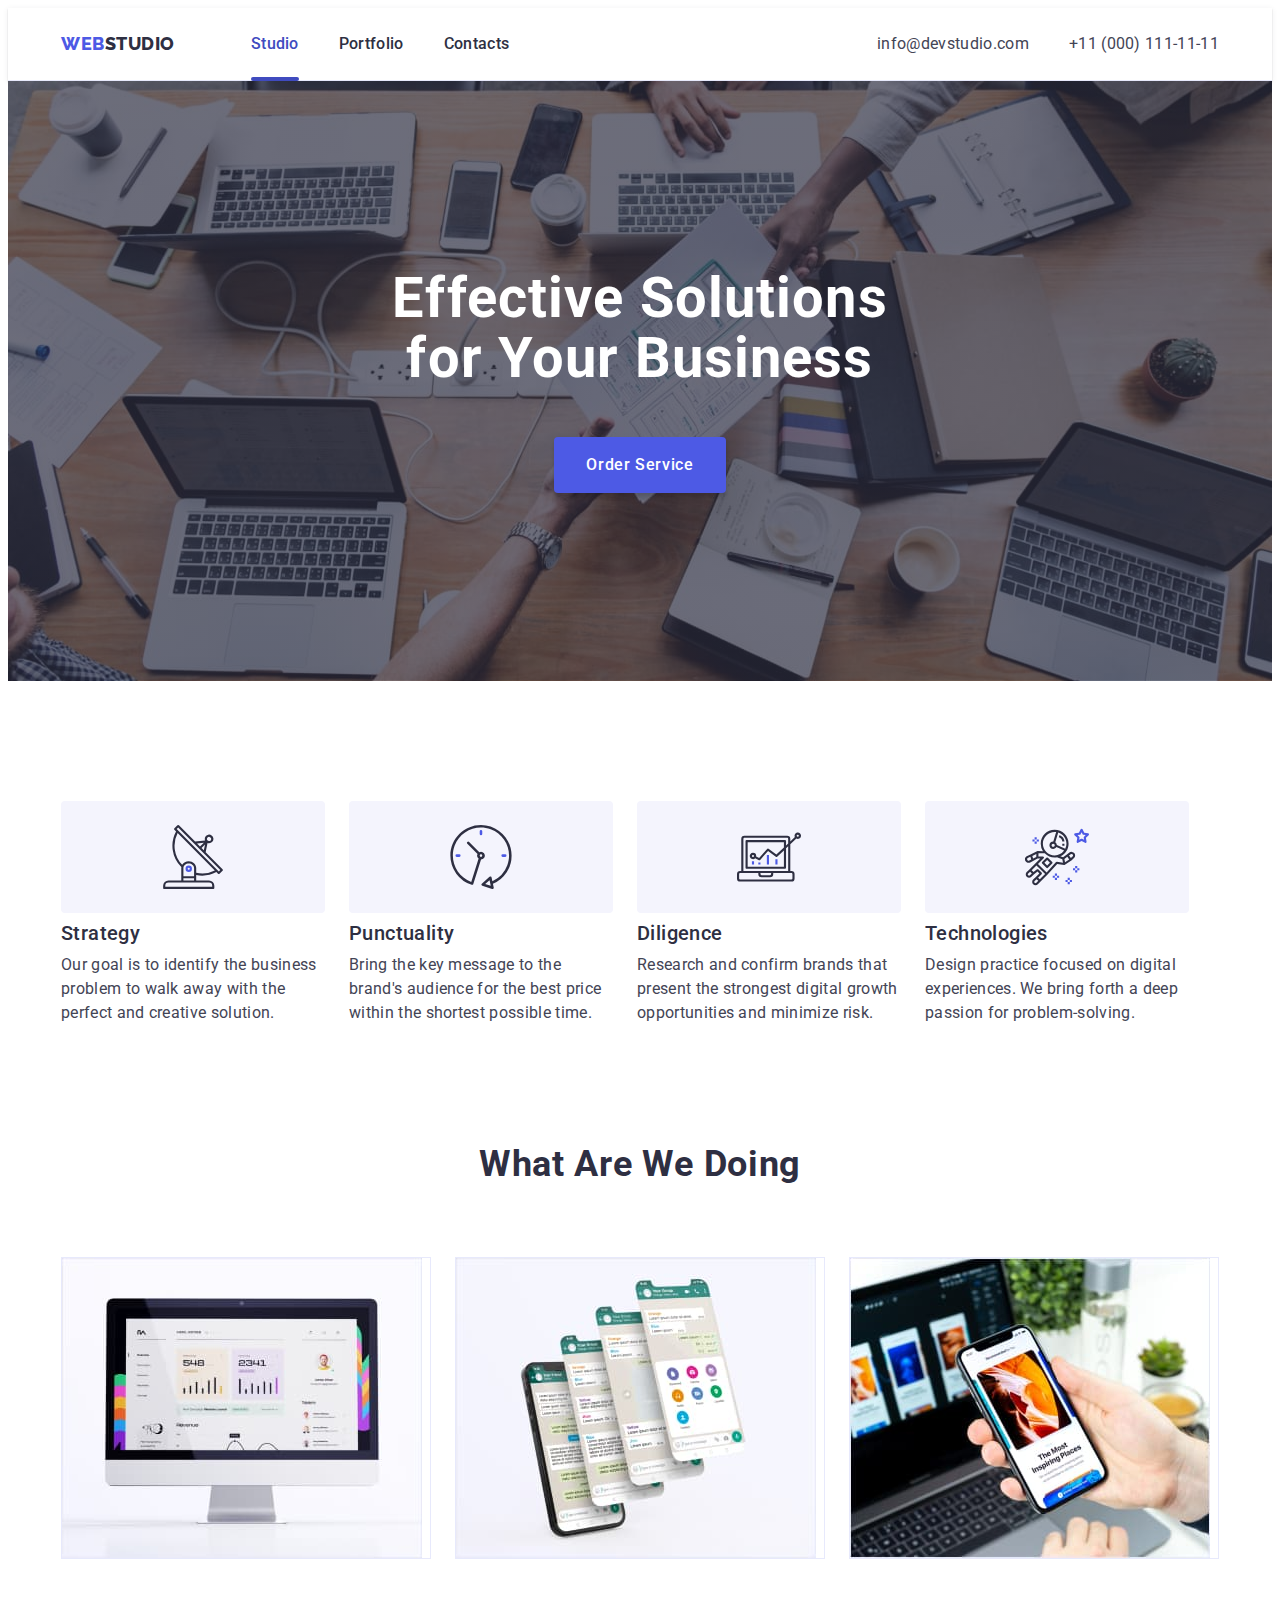
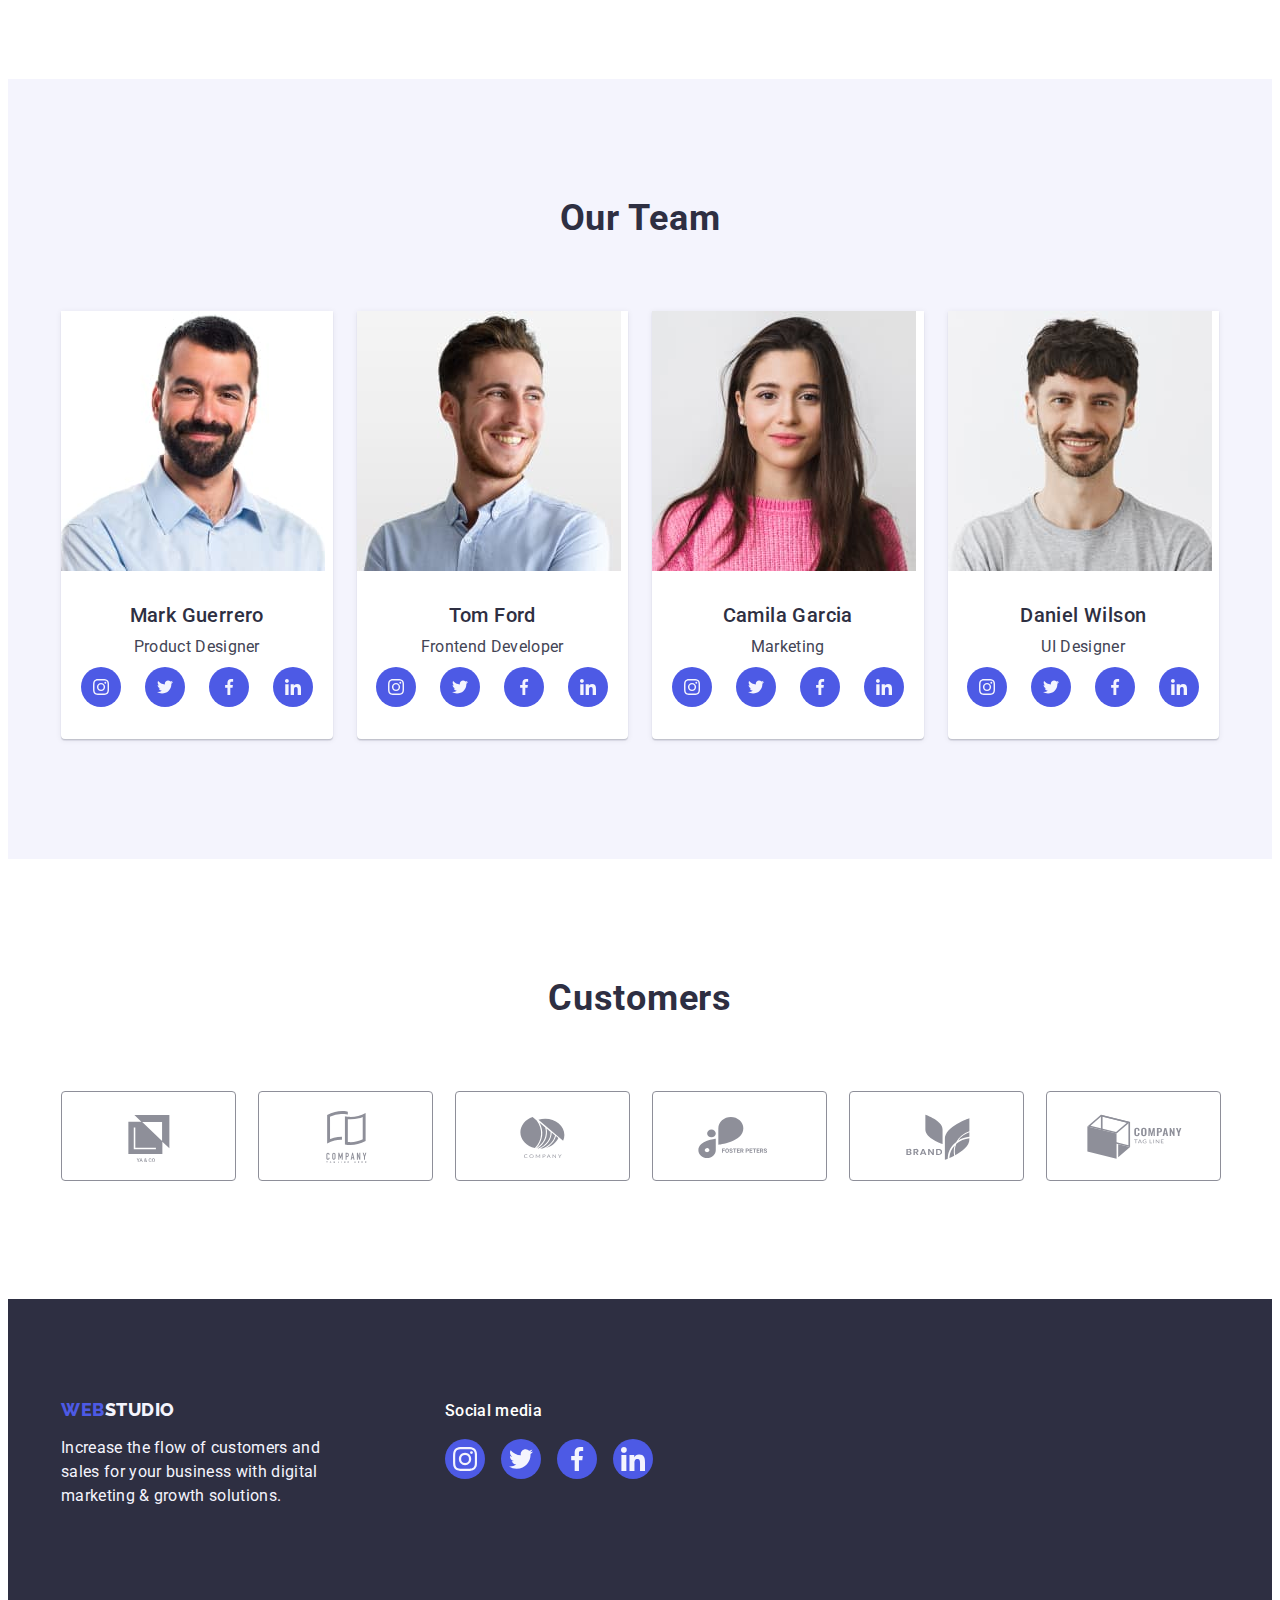
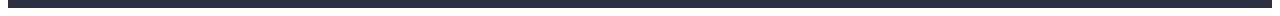
<file: index.html>
<!DOCTYPE html>
<html lang="en">
  <head>
    <meta charset="UTF-8" />
    <meta http-equiv="X-UA-Compatible" content="IE=edge" />
    <meta
      name="viewport"
      content="width=device-width, initial-scale=1.0"
    />
    <title>WebStudio</title>
    <link
      rel="preconnect"
      href="https://fonts.googleapis.com"
    />
    <link
      rel="preconnect"
      href="https://fonts.gstatic.com"
      crossorigin
    />
    <link
      href="https://fonts.googleapis.com/css2?family=Raleway:wght@800&family=Roboto:wght@400;500;700;900&display=swap"
      rel="stylesheet"
    />
    <link
      rel="stylesheet"
      href="https://cdnjs.cloudflare.com/ajax/libs/modern-normalize/2.0.0/modern-normalize.min.css"
      integrity="sha512-4xo8blKMVCiXpTaLzQSLSw3KFOVPWhm/TRtuPVc4WG6kUgjH6J03IBuG7JZPkcWMxJ5huwaBpOpnwYElP/m6wg=="
      crossorigin="anonymous"
      referrerpolicy="no-referrer"
    />
    <link rel="stylesheet" href="./css/styles.css" />
  </head>
  <body>
    <header class="header">
      <div class="container header-container">
        <nav class="header-nav">
          <a class="header-logo link" href="./index.html"
            >Web<span class="header-logo-color"
              >Studio</span
            ></a
          >
          <ul class="header-list list">
            <li class="header-item">
              <a
                class="header-link current link"
                href="./index.html"
                >Studio</a
              >
            </li>
            <li class="header-item">
              <a
                class="header-link link"
                href="./portfolio.html"
                >Portfolio</a
              >
            </li>
            <li class="header-item">
              <a class="header-link link" href=""
                >Contacts</a
              >
            </li>
          </ul>
        </nav>
        <address class="address">
          <ul class="address-list list">
            <li class="address-item">
              <a
                class="contacts link"
                href="mailto:info@devstudio.com"
                >info@devstudio.com</a
              >
            </li>
            <li class="address-item">
              <a
                class="contacts link"
                href="tel:+110001111111"
                >+11 (000) 111-11-11</a
              >
            </li>
          </ul>
        </address>
      </div>
    </header>
    <main>
      <section class="hero">
        <div class="hero-container container">
          <h1 class="hero-title">
            Effective Solutions for Your Business
          </h1>
          <button
            class="hero-btn"
            type="button"
            data-modal-open
          >
            Order Service
          </button>
        </div>
      </section>
      <section class="advantages">
        <div class="container">
          <h2 class="advantages-title visually-hidden">
            Our advantages
          </h2>
          <ul class="advantages-list list">
            <li class="advantages-item">
              <div class="icon-block">
                <svg
                  class="advantages-icon"
                  width="64"
                  height="64"
                >
                  <use
                    href="./images/icons.svg#icon-antenna"
                  ></use>
                </svg>
              </div>
              <h3 class="advantages-subtitle">Strategy</h3>
              <p class="advantages-text">
                Our goal is to identify the business problem
                to walk away with the perfect and creative
                solution.
              </p>
            </li>
            <li class="advantages-item">
              <div class="icon-block">
                <svg
                  class="advantages-icon"
                  width="64"
                  height="64"
                >
                  <use
                    href="./images/icons.svg#icon-clock"
                  ></use>
                </svg>
              </div>
              <h3 class="advantages-subtitle">
                Punctuality
              </h3>
              <p class="advantages-text">
                Bring the key message to the brand's
                audience for the best price within the
                shortest possible time.
              </p>
            </li>
            <li class="advantages-item">
              <div class="icon-block">
                <svg
                  class="advantages-icon"
                  width="64"
                  height="64"
                >
                  <use
                    href="./images/icons.svg#icon-diagram"
                  ></use>
                </svg>
              </div>
              <h3 class="advantages-subtitle">Diligence</h3>
              <p class="advantages-text">
                Research and confirm brands that present the
                strongest digital growth opportunities and
                minimize risk.
              </p>
            </li>
            <li class="advantages-item">
              <div class="icon-block">
                <svg
                  class="advantages-icon"
                  width="64"
                  height="64"
                >
                  <use
                    href="./images/icons.svg#icon-astronaut"
                  ></use>
                </svg>
              </div>
              <h3 class="advantages-subtitle">
                Technologies
              </h3>
              <p class="advantages-text">
                Design practice focused on digital
                experiences. We bring forth a deep passion
                for problem-solving.
              </p>
            </li>
          </ul>
        </div>
      </section>
      <section class="examples">
        <div class="container">
          <h2 class="examples-title">What are we doing</h2>
          <ul class="examples-list list">
            <li class="examples-item">
              <img
                class="examples-img"
                src="./images/mac.jpg"
                alt="Web design"
                width="360"
              />
            </li>
            <li class="examples-item">
              <img
                class="examples-img"
                src="./images/phone.jpg"
                alt="Design mobile apps"
                width="360"
              />
            </li>
            <li class="examples-item">
              <img
                class="examples-img"
                src="./images/notebook.jpg"
                alt="Desing for all devices"
                width="360"
              />
            </li>
          </ul>
        </div>
      </section>
      <section class="team">
        <div class="container">
          <h2 class="team-title">Our Team</h2>
          <ul class="team-list list">
            <li class="team-item">
              <img
                class="team-img"
                src="./images/mark.jpg"
                alt="Mark Guerrero"
                width="264"
              />
              <div class="worker">
                <h3 class="worker-name">Mark Guerrero</h3>
                <p class="worker-position">
                  Product Designer
                </p>
                <ul class="team-soc-list list">
                  <li class="team-soc-item">
                    <a
                      href=""
                      class="team-soc-link link"
                      target="_blank"
                      rel="noopener noreferrer"
                    >
                      <svg
                        class="team-soc-icon"
                        width="16"
                        height="16"
                      >
                        <use
                          href="./images/icons.svg#icon-instagram-logo"
                        ></use>
                      </svg>
                    </a>
                  </li>
                  <li class="team-soc-item">
                    <a
                      href=""
                      class="team-soc-link link"
                      target="_blank"
                      rel="noopener noreferrer"
                    >
                      <svg
                        class="team-soc-icon"
                        width="16"
                        height="16"
                      >
                        <use
                          href="./images/icons.svg#icon-twitter-logo"
                        ></use>
                      </svg>
                    </a>
                  </li>
                  <li class="team-soc-item">
                    <a
                      href=""
                      class="team-soc-link link"
                      target="_blank"
                      rel="noopener noreferrer"
                    >
                      <svg
                        class="team-soc-icon"
                        width="16"
                        height="16"
                      >
                        <use
                          href="./images/icons.svg#icon-facebook-logo"
                        ></use>
                      </svg>
                    </a>
                  </li>
                  <li class="team-soc-item">
                    <a
                      href=""
                      class="team-soc-link link"
                      target="_blank"
                      rel="noopener noreferrer"
                    >
                      <svg
                        class="team-soc-icon"
                        width="16"
                        height="16"
                      >
                        <use
                          href="./images/icons.svg#icon-linkedin-logo"
                        ></use>
                      </svg>
                    </a>
                  </li>
                </ul>
              </div>
            </li>
            <li class="team-item">
              <img
                class="team-img"
                src="./images/Tom.jpg"
                alt="Tom Ford"
                width="264"
              />
              <div class="worker">
                <h3 class="worker-name">Tom Ford</h3>
                <p class="worker-position">
                  Frontend Developer
                </p>
                <ul class="team-soc-list list">
                  <li class="team-soc-item">
                    <a
                      href=""
                      class="team-soc-link link"
                      target="_blank"
                      rel="noopener noreferrer"
                    >
                      <svg
                        class="team-soc-icon"
                        width="16"
                        height="16"
                      >
                        <use
                          href="./images/icons.svg#icon-instagram-logo"
                        ></use>
                      </svg>
                    </a>
                  </li>
                  <li class="team-soc-item">
                    <a
                      href=""
                      class="team-soc-link link"
                      target="_blank"
                      rel="noopener noreferrer"
                    >
                      <svg
                        class="team-soc-icon"
                        width="16"
                        height="16"
                      >
                        <use
                          href="./images/icons.svg#icon-twitter-logo"
                        ></use>
                      </svg>
                    </a>
                  </li>
                  <li class="team-soc-item">
                    <a
                      href=""
                      class="team-soc-link link"
                      target="_blank"
                      rel="noopener noreferrer"
                    >
                      <svg
                        class="team-soc-icon"
                        width="16"
                        height="16"
                      >
                        <use
                          href="./images/icons.svg#icon-facebook-logo"
                        ></use>
                      </svg>
                    </a>
                  </li>
                  <li class="team-soc-item">
                    <a
                      href=""
                      class="team-soc-link link"
                      target="_blank"
                      rel="noopener noreferrer"
                    >
                      <svg
                        class="team-soc-icon"
                        width="16"
                        height="16"
                      >
                        <use
                          href="./images/icons.svg#icon-linkedin-logo"
                        ></use>
                      </svg>
                    </a>
                  </li>
                </ul>
              </div>
            </li>
            <li class="team-item">
              <img
                class="team-img"
                src="./images/Camila.jpg"
                alt="Camila Garcia"
                width="264"
              />
              <div class="worker">
                <h3 class="worker-name">Camila Garcia</h3>
                <p class="worker-position">Marketing</p>
                <ul class="team-soc-list list">
                  <li class="team-soc-item">
                    <a
                      href=""
                      class="team-soc-link link"
                      target="_blank"
                      rel="noopener noreferrer"
                    >
                      <svg
                        class="team-soc-icon"
                        width="16"
                        height="16"
                      >
                        <use
                          href="./images/icons.svg#icon-instagram-logo"
                        ></use>
                      </svg>
                    </a>
                  </li>
                  <li class="team-soc-item">
                    <a
                      href=""
                      class="team-soc-link link"
                      target="_blank"
                      rel="noopener noreferrer"
                    >
                      <svg
                        class="team-soc-icon"
                        width="16"
                        height="16"
                      >
                        <use
                          href="./images/icons.svg#icon-twitter-logo"
                        ></use>
                      </svg>
                    </a>
                  </li>
                  <li class="team-soc-item">
                    <a
                      href=""
                      class="team-soc-link link"
                      target="_blank"
                      rel="noopener noreferrer"
                    >
                      <svg
                        class="team-soc-icon"
                        width="16"
                        height="16"
                      >
                        <use
                          href="./images/icons.svg#icon-facebook-logo"
                        ></use>
                      </svg>
                    </a>
                  </li>
                  <li class="team-soc-item">
                    <a
                      href=""
                      class="team-soc-link link"
                      target="_blank"
                      rel="noopener noreferrer"
                    >
                      <svg
                        class="team-soc-icon"
                        width="16"
                        height="16"
                      >
                        <use
                          href="./images/icons.svg#icon-linkedin-logo"
                        ></use>
                      </svg>
                    </a>
                  </li>
                </ul>
              </div>
            </li>
            <li class="team-item">
              <img
                class="team-img"
                src="./images/Daniel.jpg"
                alt="Daniel Wilson"
                width="264"
              />
              <div class="worker">
                <h3 class="worker-name">Daniel Wilson</h3>
                <p class="worker-position">UI Designer</p>
                <ul class="team-soc-list list">
                  <li class="team-soc-item">
                    <a
                      href=""
                      class="team-soc-link link"
                      target="_blank"
                      rel="noopener noreferrer"
                    >
                      <svg
                        class="team-soc-icon"
                        width="16"
                        height="16"
                      >
                        <use
                          href="./images/icons.svg#icon-instagram-logo"
                        ></use>
                      </svg>
                    </a>
                  </li>
                  <li class="team-soc-item">
                    <a
                      href=""
                      class="team-soc-link link"
                      target="_blank"
                      rel="noopener noreferrer"
                    >
                      <svg
                        class="team-soc-icon"
                        width="16"
                        height="16"
                      >
                        <use
                          href="./images/icons.svg#icon-twitter-logo"
                        ></use>
                      </svg>
                    </a>
                  </li>
                  <li class="team-soc-item">
                    <a
                      href=""
                      class="team-soc-link link"
                      target="_blank"
                      rel="noopener noreferrer"
                    >
                      <svg
                        class="team-soc-icon"
                        width="16"
                        height="16"
                      >
                        <use
                          href="./images/icons.svg#icon-facebook-logo"
                        ></use>
                      </svg>
                    </a>
                  </li>
                  <li class="team-soc-item">
                    <a
                      href=""
                      class="team-soc-link link"
                      target="_blank"
                      rel="noopener noreferrer"
                    >
                      <svg
                        class="team-soc-icon"
                        width="16"
                        height="16"
                      >
                        <use
                          href="./images/icons.svg#icon-linkedin-logo"
                        ></use>
                      </svg>
                    </a>
                  </li>
                </ul>
              </div>
            </li>
          </ul>
        </div>
      </section>
      <section class="customers">
        <div class="container">
          <h2 class="customers-title">Customers</h2>
          <ul class="customers-list list">
            <li class="customers-item">
              <a
                href=""
                class="customer-link link"
                target="_blank"
                rel="noopener noreferrer"
              >
                <svg
                  class="customers-icon"
                  width="104"
                  height="56"
                >
                  <use
                    href="./images/icons.svg#icon-first-company"
                  ></use>
                </svg>
              </a>
            </li>
            <li class="customers-item">
              <a
                href=""
                class="customer-link link"
                target="_blank"
                rel="noopener noreferrer"
              >
                <svg
                  class="customers-icon"
                  width="104"
                  height="56"
                >
                  <use
                    href="./images/icons.svg#icon-second-company"
                  ></use>
                </svg>
              </a>
            </li>
            <li class="customers-item">
              <a
                href=""
                class="customer-link link"
                target="_blank"
                rel="noopener noreferrer"
              >
                <svg
                  class="customers-icon"
                  width="104"
                  height="56"
                >
                  <use
                    href="./images/icons.svg#icon-third-company"
                  ></use>
                </svg>
              </a>
            </li>
            <li class="customers-item">
              <a
                href=""
                class="customer-link link"
                target="_blank"
                rel="noopener noreferrer"
              >
                <svg
                  class="customers-icon"
                  width="104"
                  height="56"
                >
                  <use
                    href="./images/icons.svg#icon-fourth-company"
                  ></use>
                </svg>
              </a>
            </li>
            <li class="customers-item">
              <a
                href=""
                class="customer-link link"
                target="_blank"
                rel="noopener noreferrer"
              >
                <svg
                  class="customers-icon"
                  width="104"
                  height="56"
                >
                  <use
                    href="./images/icons.svg#icon-fifth-company"
                  ></use>
                </svg>
              </a>
            </li>
            <li class="customers-item">
              <a
                href=""
                class="customer-link link"
                target="_blank"
                rel="noopener noreferrer"
              >
                <svg
                  class="customers-icon"
                  width="104"
                  height="56"
                >
                  <use
                    href="./images/icons.svg#icon-sixth-company"
                  ></use>
                </svg>
              </a>
            </li>
          </ul>
        </div>
      </section>
    </main>
    <footer class="footer">
      <div class="footer-wrap container">
        <div class="footer-cont-text">
          <a class="footer-logo link" href="./index.html"
            >Web<span class="footer-logo-color"
              >Studio</span
            ></a
          >
          <p class="footer-text">
            Increase the flow of customers and sales for
            your business with digital marketing & growth
            solutions.
          </p>
        </div>
        <div class="footer-soc">
          <p class="footer-soc-text">Social media</p>
          <ul class="footer-soc-list list">
            <li class="footer-soc-item">
              <a
                href=""
                class="footer-soc-link link"
                target="_blank"
                rel="noopener noreferrer"
              >
                <svg
                  class="footer-soc-icon"
                  width="24"
                  height="24"
                >
                  <use
                    href="./images/icons.svg#icon-instagram-logo"
                  ></use>
                </svg>
              </a>
            </li>
            <li class="footer-soc-item">
              <a
                href=""
                class="footer-soc-link link"
                target="_blank"
                rel="noopener noreferrer"
              >
                <svg
                  class="footer-soc-icon"
                  width="24"
                  height="24"
                >
                  <use
                    href="./images/icons.svg#icon-twitter-logo"
                  ></use>
                </svg>
              </a>
            </li>
            <li class="footer-soc-item">
              <a
                href=""
                class="footer-soc-link link"
                target="_blank"
                rel="noopener noreferrer"
              >
                <svg
                  class="footer-soc-icon"
                  width="24"
                  height="24"
                >
                  <use
                    href="./images/icons.svg#icon-facebook-logo"
                  ></use>
                </svg>
              </a>
            </li>
            <li class="footer-soc-item">
              <a
                href=""
                class="footer-soc-link link"
                target="_blank"
                rel="noopener noreferrer"
              >
                <svg
                  class="footer-soc-icon"
                  width="24"
                  height="24"
                >
                  <use
                    href="./images/icons.svg#icon-linkedin-logo"
                  ></use>
                </svg>
              </a>
            </li>
          </ul>
        </div>
      </div>
    </footer>
    <div class="backdrop is-hidden" data-modal>
      <div class="modal">
        <button
          type="button"
          class="modal-close"
          data-modal-close
        >
          <svg
            class="modal-close-icon"
            width="8"
            height="8"
          >
            <use
              href="./images/icons.svg#icon-modal-close"
            ></use>
          </svg>
        </button>
      </div>
    </div>
    <script src="./js/modal.js"></script>
  </body>
</html>
</file>
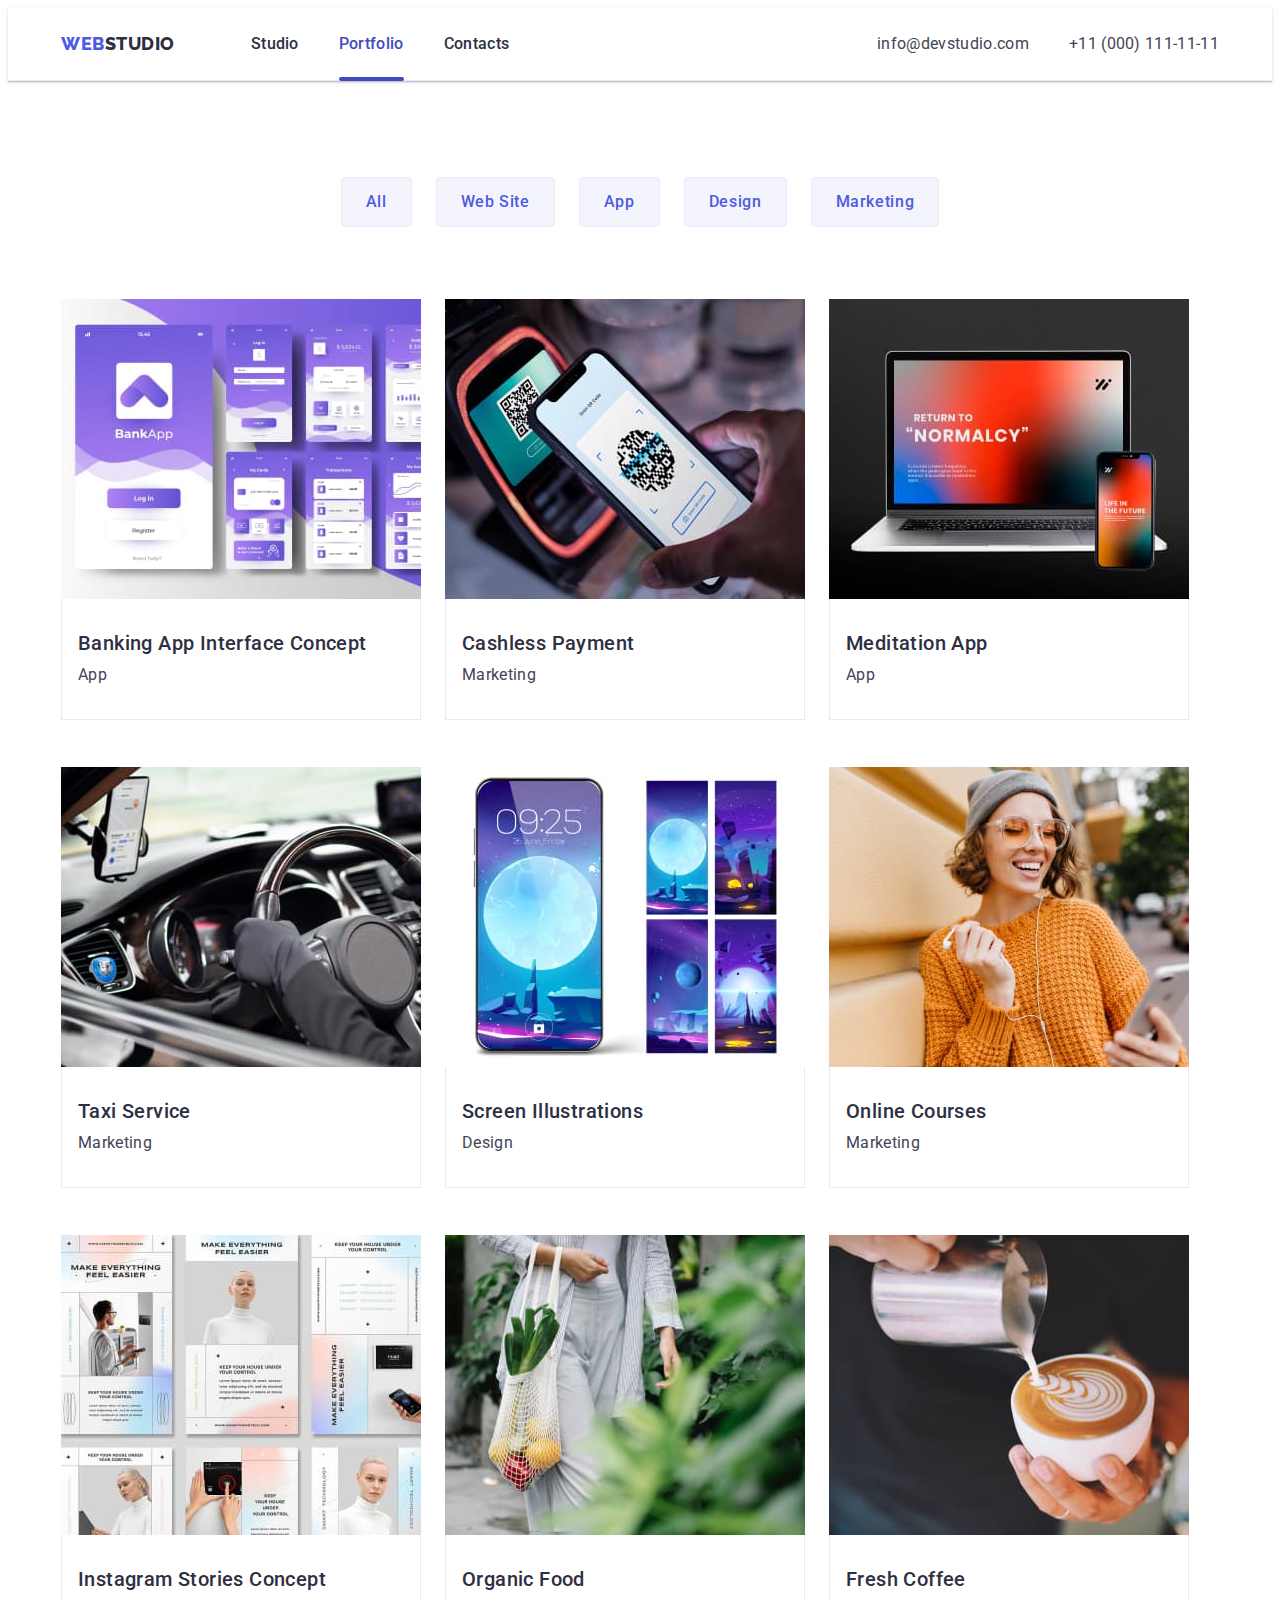
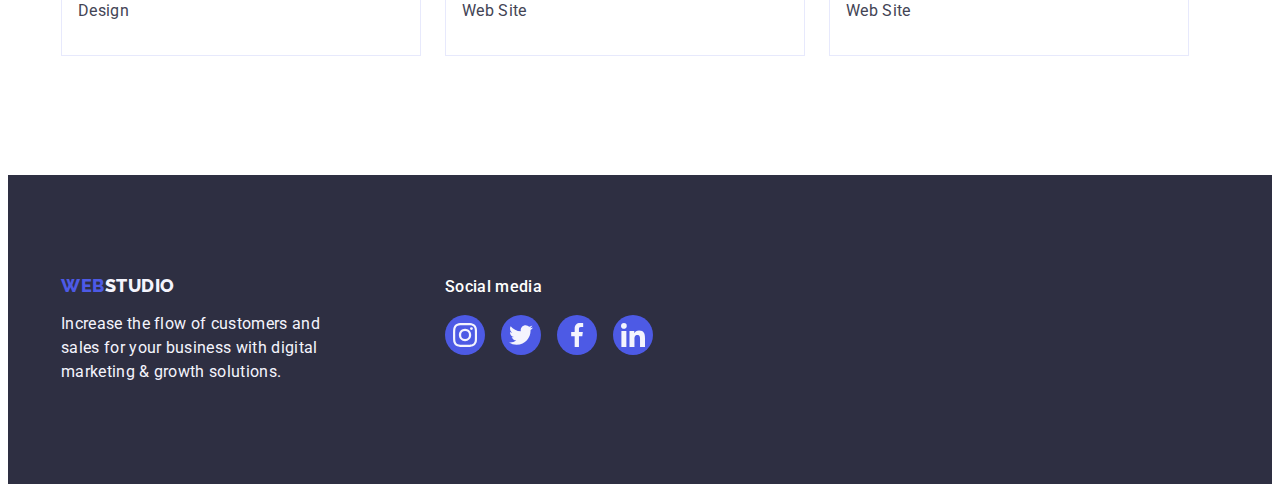
<file: portfolio.html>
<!DOCTYPE html>
<html lang="en">
  <head>
    <meta charset="UTF-8" />
    <meta http-equiv="X-UA-Compatible" content="IE=edge" />
    <meta
      name="viewport"
      content="width=device-width, initial-scale=1.0"
    />
    <title>Portfolio</title>
    <link
      rel="preconnect"
      href="https://fonts.googleapis.com"
    />
    <link
      rel="preconnect"
      href="https://fonts.gstatic.com"
      crossorigin
    />
    <link
      href="https://fonts.googleapis.com/css2?family=Raleway:wght@800&family=Roboto:wght@400;500;700;900&display=swap"
      rel="stylesheet"
    />
    <link
      rel="stylesheet"
      href="https://cdnjs.cloudflare.com/ajax/libs/modern-normalize/2.0.0/modern-normalize.min.css"
      integrity="sha512-4xo8blKMVCiXpTaLzQSLSw3KFOVPWhm/TRtuPVc4WG6kUgjH6J03IBuG7JZPkcWMxJ5huwaBpOpnwYElP/m6wg=="
      crossorigin="anonymous"
      referrerpolicy="no-referrer"
    />
    <link rel="stylesheet" href="./css/styles.css" />
  </head>
  <body>
    <header class="header">
      <div class="container header-container">
        <nav class="header-nav">
          <a class="header-logo link" href="./index.html"
            >Web<span class="header-logo-color"
              >Studio</span
            ></a
          >
          <ul class="header-list list">
            <li class="header-item">
              <a
                class="header-link link"
                href="./index.html"
                >Studio</a
              >
            </li>
            <li class="header-item">
              <a
                class="header-link current link"
                href="./portfolio.html"
                >Portfolio</a
              >
            </li>
            <li class="header-item">
              <a class="header-link link" href=""
                >Contacts</a
              >
            </li>
          </ul>
        </nav>
        <address class="address">
          <ul class="address-list list">
            <li class="address-item">
              <a
                class="contacts link"
                href="mailto:info@devstudio.com"
                >info@devstudio.com</a
              >
            </li>
            <li class="address-item">
              <a
                class="contacts link"
                href="tel:+110001111111"
                >+11 (000) 111-11-11</a
              >
            </li>
          </ul>
        </address>
      </div>
    </header>
    <main>
      <section class="portfolio">
        <div class="container">
          <h1 class="portfolio-title visually-hidden">
            Portfolio
          </h1>
          <ul class="portfolio-filter-list list">
            <li class="portfolio-filter-item">
              <button
                class="portfolio-filter-btn"
                type="button"
              >
                All
              </button>
            </li>
            <li class="portfolio-filter-item">
              <button
                class="portfolio-filter-btn"
                type="button"
              >
                Web Site
              </button>
            </li>
            <li class="portfolio-filter-item">
              <button
                class="portfolio-filter-btn"
                type="button"
              >
                App
              </button>
            </li>
            <li class="portfolio-filter-item">
              <button
                class="portfolio-filter-btn"
                type="button"
              >
                Design
              </button>
            </li>
            <li class="portfolio-filter-item">
              <button
                class="portfolio-filter-btn"
                type="button"
              >
                Marketing
              </button>
            </li>
          </ul>
          <ul class="portfolio-list list">
            <li class="portfolio-item">
              <a class="portfolio-link link" href="">
                <div class="portfolio-link-cover">
                  <img
                    class="portfolio-item-img"
                    src="./images/banking-app.jpg"
                    alt="banking app development"
                    width="360"
                  />
                  <p class="link-cover-text">
                    14 Stylish and User-Friendly App Design
                    Concepts · Task Manager App · Calorie
                    Tracker App · Exotic Fruit Ecommerce App
                    · Cloud Storage App
                  </p>
                </div>
                <div class="portfolio-border">
                  <h2 class="portfolio-subtitle">
                    Banking App Interface Concept
                  </h2>
                  <p class="portfolio-text">App</p>
                </div>
              </a>
            </li>
            <li class="portfolio-item">
              <a class="portfolio-link link" href="">
                <div class="portfolio-link-cover">
                  <img
                    class="portfolio-item-img"
                    src="./images/cashless-payment.jpg"
                    alt="cashless payment development"
                    width="360"
                  />
                  <p class="link-cover-text">
                    14 Stylish and User-Friendly App Design
                    Concepts · Task Manager App · Calorie
                    Tracker App · Exotic Fruit Ecommerce App
                    · Cloud Storage App
                  </p>
                </div>
                <div class="portfolio-border">
                  <h2 class="portfolio-subtitle">
                    Cashless Payment
                  </h2>
                  <p class="portfolio-text">Marketing</p>
                </div>
              </a>
            </li>
            <li class="portfolio-item">
              <a class="portfolio-link link" href="">
                <div class="portfolio-link-cover">
                  <img
                    class="portfolio-item-img"
                    src="./images/meditation-app.jpg"
                    alt="meditation app development"
                    width="360"
                  />
                  <p class="link-cover-text">
                    14 Stylish and User-Friendly App Design
                    Concepts · Task Manager App · Calorie
                    Tracker App · Exotic Fruit Ecommerce App
                    · Cloud Storage App
                  </p>
                </div>
                <div class="portfolio-border">
                  <h2 class="portfolio-subtitle">
                    Meditation App
                  </h2>
                  <p class="portfolio-text">App</p>
                </div>
              </a>
            </li>
            <li class="portfolio-item">
              <a class="portfolio-link link" href="">
                <div class="portfolio-link-cover">
                  <img
                    class="portfolio-item-img"
                    src="./images/taxi-service.jpg"
                    alt="taxi service development"
                    width="360"
                  />
                  <p class="link-cover-text">
                    14 Stylish and User-Friendly App Design
                    Concepts · Task Manager App · Calorie
                    Tracker App · Exotic Fruit Ecommerce App
                    · Cloud Storage App
                  </p>
                </div>
                <div class="portfolio-border">
                  <h2 class="portfolio-subtitle">
                    Taxi Service
                  </h2>
                  <p class="portfolio-text">Marketing</p>
                </div>
              </a>
            </li>
            <li class="portfolio-item">
              <a class="portfolio-link link" href="">
                <div class="portfolio-link-cover">
                  <img
                    class="portfolio-item-img"
                    src="./images/screen-illustrations.jpg"
                    alt="scrren illustrations development"
                    width="360"
                  />
                  <p class="link-cover-text">
                    14 Stylish and User-Friendly App Design
                    Concepts · Task Manager App · Calorie
                    Tracker App · Exotic Fruit Ecommerce App
                    · Cloud Storage App
                  </p>
                </div>
                <div class="portfolio-border">
                  <h2 class="portfolio-subtitle">
                    Screen Illustrations
                  </h2>
                  <p class="portfolio-text">Design</p>
                </div>
              </a>
            </li>
            <li class="portfolio-item">
              <a class="portfolio-link link" href="">
                <div class="portfolio-link-cover">
                  <img
                    class="portfolio-item-img"
                    src="./images/online-courses.jpg"
                    alt="online courses development"
                    width="360"
                  />
                  <p class="link-cover-text">
                    14 Stylish and User-Friendly App Design
                    Concepts · Task Manager App · Calorie
                    Tracker App · Exotic Fruit Ecommerce App
                    · Cloud Storage App
                  </p>
                </div>
                <div class="portfolio-border">
                  <h2 class="portfolio-subtitle">
                    Online Courses
                  </h2>
                  <p class="portfolio-text">Marketing</p>
                </div>
              </a>
            </li>
            <li class="portfolio-item">
              <a class="portfolio-link link" href="">
                <div class="portfolio-link-cover">
                  <img
                    class="portfolio-item-img"
                    src="./images/instagram-stories.jpg"
                    alt="instagram stories concepts"
                    width="360"
                  />
                  <p class="link-cover-text">
                    14 Stylish and User-Friendly App Design
                    Concepts · Task Manager App · Calorie
                    Tracker App · Exotic Fruit Ecommerce App
                    · Cloud Storage App
                  </p>
                </div>
                <div class="portfolio-border">
                  <h2 class="portfolio-subtitle">
                    Instagram Stories Concept
                  </h2>
                  <p class="portfolio-text">Design</p>
                </div>
              </a>
            </li>
            <li class="portfolio-item">
              <a class="portfolio-link link" href="">
                <div class="portfolio-link-cover">
                  <img
                    class="portfolio-item-img"
                    src="./images/organic-food.jpg"
                    alt="organic food website"
                    width="360"
                  />
                  <p class="link-cover-text">
                    14 Stylish and User-Friendly App Design
                    Concepts · Task Manager App · Calorie
                    Tracker App · Exotic Fruit Ecommerce App
                    · Cloud Storage App
                  </p>
                </div>
                <div class="portfolio-border">
                  <h2 class="portfolio-subtitle">
                    Organic Food
                  </h2>
                  <p class="portfolio-text">Web Site</p>
                </div>
              </a>
            </li>
            <li class="portfolio-item">
              <a class="portfolio-link link" href="">
                <div class="portfolio-link-cover">
                  <img
                    class="portfolio-item-img"
                    src="./images/fresh-coffee.jpg"
                    alt="fresh coffee website"
                    width="360"
                  />
                  <p class="link-cover-text">
                    14 Stylish and User-Friendly App Design
                    Concepts · Task Manager App · Calorie
                    Tracker App · Exotic Fruit Ecommerce App
                    · Cloud Storage App
                  </p>
                </div>
                <div class="portfolio-border">
                  <h2 class="portfolio-subtitle">
                    Fresh Coffee
                  </h2>
                  <p class="portfolio-text">Web Site</p>
                </div>
              </a>
            </li>
          </ul>
        </div>
      </section>
    </main>
    <footer class="footer">
      <div class="footer-wrap container">
        <div class="footer-cont-text">
          <a class="footer-logo link" href="./index.html"
            >Web<span class="footer-logo-color"
              >Studio</span
            ></a
          >
          <p class="footer-text">
            Increase the flow of customers and sales for
            your business with digital marketing & growth
            solutions.
          </p>
        </div>
        <div class="footer-soc">
          <p class="footer-soc-text">Social media</p>
          <ul class="footer-soc-list list">
            <li class="footer-soc-item">
              <a
                href=""
                class="footer-soc-link link"
                target="_blank"
                rel="noopener noreferrer"
              >
                <svg
                  class="footer-soc-icon"
                  width="24"
                  height="24"
                >
                  <use
                    href="./images/icons.svg#icon-instagram-logo"
                  ></use>
                </svg>
              </a>
            </li>
            <li class="footer-soc-item">
              <a
                href=""
                class="footer-soc-link link"
                target="_blank"
                rel="noopener noreferrer"
              >
                <svg
                  class="footer-soc-icon"
                  width="24"
                  height="24"
                >
                  <use
                    href="./images/icons.svg#icon-twitter-logo"
                  ></use>
                </svg>
              </a>
            </li>
            <li class="footer-soc-item">
              <a
                href=""
                class="footer-soc-link link"
                target="_blank"
                rel="noopener noreferrer"
              >
                <svg
                  class="footer-soc-icon"
                  width="24"
                  height="24"
                >
                  <use
                    href="./images/icons.svg#icon-facebook-logo"
                  ></use>
                </svg>
              </a>
            </li>
            <li class="footer-soc-item">
              <a
                href=""
                class="footer-soc-link link"
                target="_blank"
                rel="noopener noreferrer"
              >
                <svg
                  class="footer-soc-icon"
                  width="24"
                  height="24"
                >
                  <use
                    href="./images/icons.svg#icon-linkedin-logo"
                  ></use>
                </svg>
              </a>
            </li>
          </ul>
        </div>
      </div>
    </footer>
  </body>
</html>
</file>
<file: css/styles.css>
:root {
--main-bcg-color: #ffffff;
--bcg-light: #F4F4FD;
--main-color: #434455;
--secondary-color: #2E2F42;
--hover-color: #404BBF;
--soc-icon-bcg: #4D5AE5;
--customers-color: #8E8F99;
}

body {
    font-family: 'Roboto', sans-serif;
    color: var(--main-color);
    background-color: var(--main-bcg-color);
}

p, h1, h2, h3, h4, h5, h6 {
    margin: 0;
}

img {
    display: block;
}

.list {
    list-style: none;
    margin: 0;
    padding: 0;
}

.link {
    text-decoration: none;
}

.container {
    width: 1158px;
    margin: 0 auto;
    padding: 0 15px;
}

.visually-hidden {
    position: absolute;
    width: 1px;
    height: 1px;
    margin: -1px;
    border: 0;
    padding: 0;
    white-space: nowrap;
    clip-path: inset(100%);
    clip: rect(0 0 0 0);
    overflow: hidden;
}

/* -----------------HEADER---------------- */

.header {
    border-bottom: 1px solid #E7E9FC;
    box-shadow: 0px 2px 1px rgba(46, 47, 66, 0.08), 0px 1px 1px rgba(46, 47, 66, 0.16), 0px 1px 6px rgba(46, 47, 66, 0.08);
}

.header-container {
    display: flex;
    flex-direction: row;
}

.header-nav {
    display: flex;
    align-items: center;
}

.header-list {
    display: flex;
    gap: 40px;
}

.header-item {
    display: flex;
}

.header-link {
    display: block;
    position: relative;
    padding-top: 24px;
    padding-bottom: 24px;
    font-weight: 500;
    font-size: 16px;
    line-height: 1.5;
    letter-spacing: 0.02em;
    color: var(--secondary-color);
    transition: color 250ms cubic-bezier(0.4, 0, 0.2, 1);
}

.header-link:hover,
.header-link:focus,
.current {
    color: var(--hover-color);
}

.header-link:active {
    text-decoration: underline;
    border-radius: 2px;
}

.current::after {
    content: '';
    position: absolute;
    left: 0;
    bottom: -1px;
    width: 100%;
    height: 4px;
    border-radius: 2px;
    background-color: var(--hover-color);
}

.address {
    font-style: normal;
    display: block;
    margin-left: auto;
}

.address-list {
    display: flex;
    gap: 40px;
}

.address-item {
    padding-top: 24px;
    padding-bottom: 24px;
}

.contacts {
    font-weight: 400;
    font-size: 16px;
    line-height: 1.5;
    letter-spacing: 0.02em;
    color: var(--main-color);
    display: inline-block;
    transition: color 250ms cubic-bezier(0.4, 0, 0.2, 1);
}

.contacts:hover,
.contacts:focus {
    color: var(--hover-color);
}

.header-logo {
    font-family: 'Raleway', sans-serif;
    font-weight: 800;
    font-size: 18px;
    line-height: 1.17;
    letter-spacing: 0.03em;
    text-transform: uppercase;
    color: #4D5AE5;
    margin-right: 76px;
}

.header-logo-color {
    color: var(--secondary-color);
}

/* -----------------HERO---------------- */

.hero {
    background-color: var(--secondary-color);
    padding-top: 188px;
    padding-bottom: 188px;
    background-image: linear-gradient(rgba(46, 47, 66, 0.7), rgba(46, 47, 66, 0.7)), url(../images/people-office.jpg);
    background-repeat: no-repeat;
    background-size: cover;
    max-width: 1440px;
    margin: 0 auto;
    background-position: center;
}

.hero-title {
    font-size: 56px;
    line-height: 1.07;
    letter-spacing: 0.02em;
    text-align: center;
    color: var(--main-bcg-color);
    max-width: 496px;
    margin: 0 auto 48px auto;
}

.hero-btn {
    cursor: pointer;
    font-family: 'Roboto', sans-serif;
    font-weight: 500;
    font-size: 16px;
    line-height: 1.5;
    align-items: center;
    letter-spacing: 0.04em;
    color: var(--main-bcg-color);
    background-color: #4D5AE5;
    box-shadow: 0px 4px 4px rgba(0, 0, 0, 0.15);
    border-radius: 4px;
    min-width: 169px;
    min-height: 56px;
    padding: 16px 32px;
    display: block;
    margin: 0 auto;
    height: 56px;
    border: none;
    transition: background-color 250ms cubic-bezier(0.4, 0, 0.2, 1);
}

.hero-btn:hover,
.hero-btn:focus {
    background-color: var(--hover-color);
}

/* -----------------ADVANTAGES---------------- */

.advantages {
    padding-top: 120px;
    padding-bottom: 120px;
}

.advantages-title {
    margin-bottom: 8px;
}

.advantages-subtitle {
    font-weight: 500;
    font-size: 20px;
    line-height: 1.2;
    letter-spacing: 0.02em;
    color: var(--secondary-color);
    margin-bottom: 8px;
}

.advantages-list {
    display: flex;
    gap: 24px;
}

.advantages-item {
    display: block;
    width: 264px;
}

.icon-block {
    display: flex;
    align-items: center;
    justify-content: center;
    width: 100%;
    height: 112px;
    background-color: var(--bcg-light);
    border-radius: 4px;
    margin-bottom: 8px;
}

.advantages-text {
    font-size: 16px;
    line-height: 1.5;
    letter-spacing: 0.02em;
}

/* -----------------EXAMPLES---------------- */

.examples {
    padding-bottom: 120px;
}

.examples-title {
    font-size: 36px;
    line-height: 1.11;
    letter-spacing: 0.02em;
    text-transform: capitalize;
    text-align: center;
    color: var(--secondary-color);
    margin-bottom: 72px;
}

.examples-list {
    display: flex;
    justify-content: center;
    gap: 24px;
}

.examples-item {
    border: 1px solid #E7E9FC;
    width: calc((100% - 48px) / 3)
}

/* -----------------TEAM---------------- */

.team {
    background-color: var(--bcg-light);
    padding-top: 120px;
    padding-bottom: 120px;
}

.team-list {
    display: flex;
    justify-content: center;
    gap: 24px;
    
}

.team-item {
    /* display: block; */
    width: calc((100% - 72px) / 4);
    background-color: var(--main-bcg-color);
    box-shadow: 0px 1px 6px rgba(46, 47, 66, 0.08), 0px 1px 1px rgba(46, 47, 66, 0.16), 0px 2px 1px rgba(46, 47, 66, 0.08);
    border-radius: 0px 0px 4px 4px;
}

.team-title {
    font-size: 36px;
    line-height: 1.11;
    letter-spacing: 0.02em;
    text-align: center;
    text-transform: capitalize;
    color: var(--secondary-color);
    margin-bottom: 72px;
}

.worker {
    padding: 32px 16px;
}

.worker-name {
    font-weight: 500;
    font-size: 20px;
    line-height: 1.2;
    letter-spacing: 0.02em;
    color: var(--secondary-color);
    text-align: center;
    margin-bottom: 8px;
}

.worker-position {
    font-size: 16px;
    line-height: 1.5;
    letter-spacing: 0.02em;
    text-align: center;
}

.team-soc-list {
    display: flex;
    justify-content: center;
    gap: 24px;
    margin-top: 8px;
}

.team-soc-link {
    display: flex;
    justify-content: center;
    align-items: center;
    height: 100%;
    width: 100%;
    background-color: var(--soc-icon-bcg);
    border-radius: 50%;
    transition: background-color 250ms cubic-bezier(0.4, 0, 0.2, 1);
}

.team-soc-link:hover,
.team-soc-link:focus {
    background-color: var(--hover-color);
}

.team-soc-item {
    width: 40px;
    height: 40px;
}

.team-soc-icon {
    fill: var(--bcg-light);
}

/* -----------------CUSTOMERS---------------- */

.customers {
padding-top: 120px;
padding-bottom: 120px;
}

.customers-title {
    color: var(--secondary-color);
    font-size: 36px;
    line-height: 1.11;
    text-align: center;
    letter-spacing: 0.02em;
    text-transform: capitalize;
    margin-bottom: 72px;
}

.customers-list {
    box-sizing: border-box;
    display: flex;
    gap: 24px;

}

.customers-item  {
    width: calc((100% - 120px) / 6);
    height: 88px;
}

.customer-link {
    width: 100%;
    height: 100%;
    border: 1px solid #8E8F99;
    border-radius: 4px;
    display: flex;
    justify-content: center;
    align-items: center;
    color: var(--customers-color);
    transition: color 250ms cubic-bezier(0.4, 0, 0.2, 1), border-color 250ms cubic-bezier(0.4, 0, 0.2, 1);
}

.customer-link:hover,
.customer-link:focus {
    border-color: var(--hover-color);
    color: var(--hover-color);
}

.customers-icon {
    fill: currentColor;
}

/* -----------------FOOTER---------------- */

.footer {
    background-color: var(--secondary-color);
    padding-top: 100px;
    padding-bottom: 100px;
}

.footer-wrap {
    display: flex;
    align-items: baseline;
}

.footer-cont-text {
    width: 264px;
    margin-right: 120px;
}

.footer-logo {
    font-family: 'Raleway', sans-serif;
    font-weight: 800;
    font-size: 18px;
    line-height: 1.17;
    letter-spacing: 0.03em;
    text-transform: uppercase;
    color: #4D5AE5;
    display: inline-block;
    margin-bottom: 16px;
}

.footer-logo-color {
    color: var(--bcg-light);
}

.footer-text {
    font-weight: 400;
    font-size: 16px;
    line-height: 1.5;
    letter-spacing: 0.02em;
    color: var(--bcg-light);
    width: 100%;
}

.footer-soc-text {
font-weight: 500;
font-size: 16px;
line-height: 1.5;
letter-spacing: 0.02em;
color: var(--main-bcg-color);
margin-bottom: 16px;
}

.footer-soc-list {
display: flex;
gap: 16px;
}

.footer-soc-item {
    height: 40px;
    width: 40px;
}

.footer-soc-link {
    display: flex;
    justify-content: center;
    align-items: center;
    height: 100%;
    width: 100%;
    background-color: var(--soc-icon-bcg);
    border-radius: 50%;
    transition: background-color 250ms cubic-bezier(0.4, 0, 0.2, 1)
}

.footer-soc-link:hover,
.footer-soc-link:focus {
    background-color: #31D0AA;
}

.footer-soc-icon {
    fill: var(--bcg-light);
}

/* -----------------BACKDROP---------------- */

.backdrop {
    position: fixed;
    top: 0;
    width: 100%;
    height: 100%;
    background-color: rgba(46, 47, 66, 0.4);
    transition: opacity 250ms cubic-bezier(0.4, 0, 0.2, 1), visibility 250ms cubic-bezier(0.4, 0, 0.2, 1);
}

.is-hidden {
    visibility: hidden;
    opacity: 0;
    pointer-events: none;
}

.modal {
    position: absolute;
    width: 408px;
    min-height: 584px;
    left: 50%;
    top: 50%;
    transform: translate(-50%, -50%) scaleX(1);
    transition: transform 250ms cubic-bezier(0.4, 0, 0.2, 1);
    background-color: #FCFCFC;
    box-shadow: 0px 1px 1px rgba(0, 0, 0, 0.14), 0px 1px 3px rgba(0, 0, 0, 0.12), 0px 2px 1px rgba(0, 0, 0, 0.2);
    border-radius: 4px;
    padding: 24px;
}

.backdrop.is-hidden .modal {
    left: 50%;
    top: 50%;
    transform: translate(-50%, -50%) scaleX(0);
}

.modal-close {
    display: flex;
    margin-left: auto;
    justify-content: center;
    align-items: center;
    position: absolute;
    top: 24px;
    right: 24px;
    width: 24px;
    height: 24px;
    padding: 0;
    cursor: pointer;
    border-radius: 50%;
    background-color: #E7E9FC;
    border: 1px solid rgba(0, 0, 0, 0.1);
    transition: background-color 250ms cubic-bezier(0.4, 0, 0.2, 1), border 250ms cubic-bezier(0.4, 0, 0.2, 1)
}

.modal-close:hover,
.modal-close:focus {
    background-color: var(--hover-color);
    border: none;
    color: #fff;
}

.modal-close-icon {
    fill: currentColor;
    transition: fill 250ms cubic-bezier(0.4, 0, 0.2, 1)
}


/* -----------------PORTFOLIO---------------- */

.portfolio {
    padding-top: 96px;
    padding-bottom: 120px;
}
.portfolio-filter-list {
    display: flex;
    justify-content: center;
    margin-bottom: 72px;
    gap: 24px;
}

.portfolio-list {
    display: flex;
    flex-wrap: wrap;
    column-gap: 24px;
    row-gap: 48px;
}

.portfolio-item {
    width: 360px;
    height: 420px;
}

.portfolio-link:hover .link-cover-text,
.portfolio-link:focus .link-cover-text {
    transform: translateY(0);
    opacity: 1;
}

.portfolio-link {
    display: block;
    transition: box-shadow 250ms cubic-bezier(0.4, 0, 0.2, 1)
}

.portfolio-link:hover,
.portfolio-link:focus {
    box-shadow: 0px 1px 6px rgba(46, 47, 66, 0.08), 0px 1px 1px rgba(46, 47, 66, 0.16), 0px 2px 1px rgba(46, 47, 66, 0.08);
}

.portfolio-border {
    border: 1px solid #E7E9FC;
    border-top: none;
    padding: 32px 16px;
}

.portfolio-link-cover {
    position: relative;
    overflow: hidden;
}

.link-cover-text {
    position: absolute;
    top: 0;
    font-size: 16px;
    line-height: 1.5;
    letter-spacing: 0.02em;
    color: var(--bcg-light);
    background-color: var(--soc-icon-bcg);
    padding: 40px 32px;
    height: 100%;
    transform: translateY(100%);
    transition: transform 250ms cubic-bezier(0.4, 0, 0.2, 1);
}

.portfolio-filter-btn {
    display: block;
    font-family: "Roboto", sans-serif;
    cursor: pointer;
    font-weight: 500;
    font-size: 16px;
    line-height: 1.5;
    letter-spacing: 0.04em;
    color: #4D5AE5;
    background-color: var(--bcg-light);
    border: 1px solid #E7E9FC;
    border-radius: 4px;
    padding: 12px 24px;
    transition: color 250ms cubic-bezier(0.4, 0, 0.2, 1), 
    background-color 250ms cubic-bezier(0.4, 0, 0.2, 1), 
    border-color 250ms cubic-bezier(0.4, 0, 0.2, 1), 
    box-shadow 250ms cubic-bezier(0.4, 0, 0.2, 1)
}

.portfolio-filter-btn:hover,
.portfolio-filter-btn:focus {
    border: 1px solid transparent;
    color: var(--main-bcg-color);
    background-color: var(--hover-color);
    box-shadow: 0px 3px 1px rgba(0, 0, 0, 0.1), 0px 2px 1px rgba(0, 0, 0, 0.08), 0px 2px 2px rgba(0, 0, 0, 0.12);
    border-radius: 4px;
}

.portfolio-subtitle {
    font-weight: 500;
    font-size: 20px;
    line-height: 1.2;
    letter-spacing: 0.02em;
    color: var(--secondary-color);
    margin-bottom: 8px;
}

.portfolio-text {
    font-size: 16px;
    line-height: 1.5;
    letter-spacing: 0.02em;
    color: var(--main-color);
}
</file>
